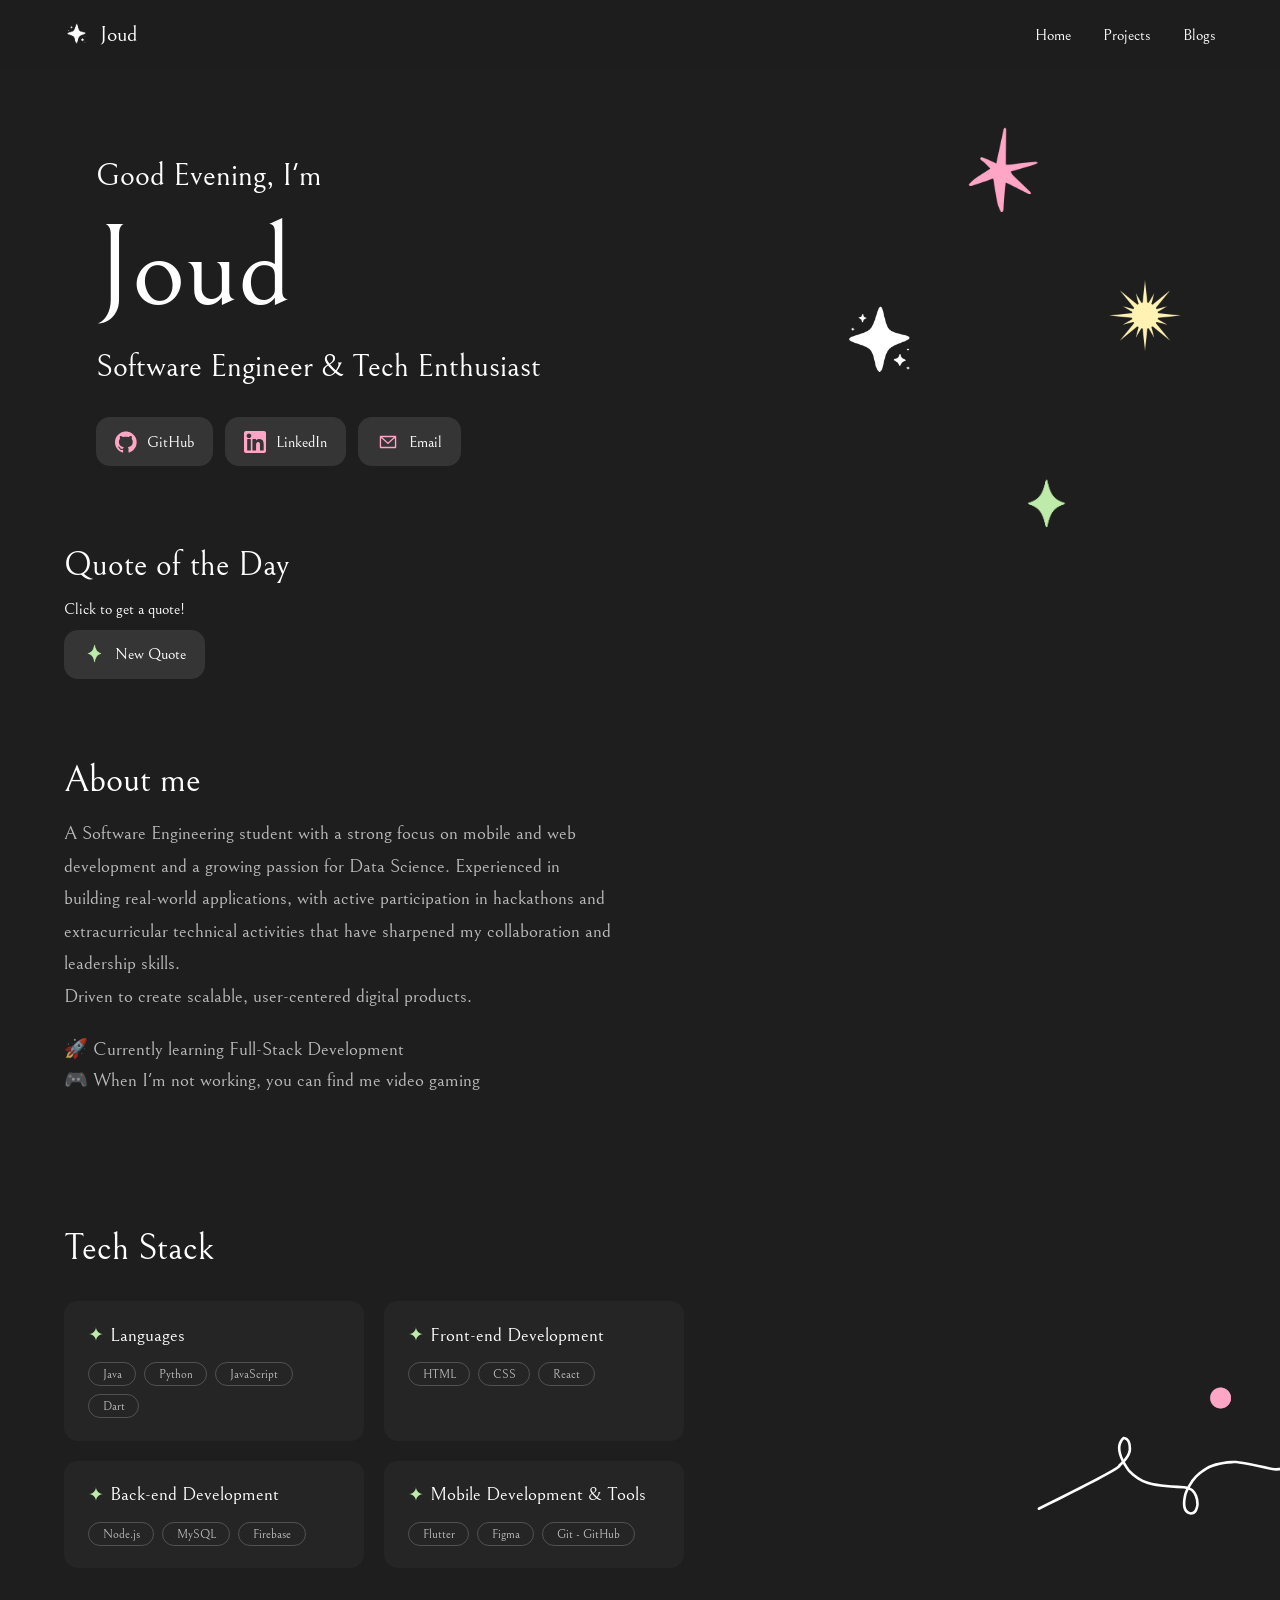
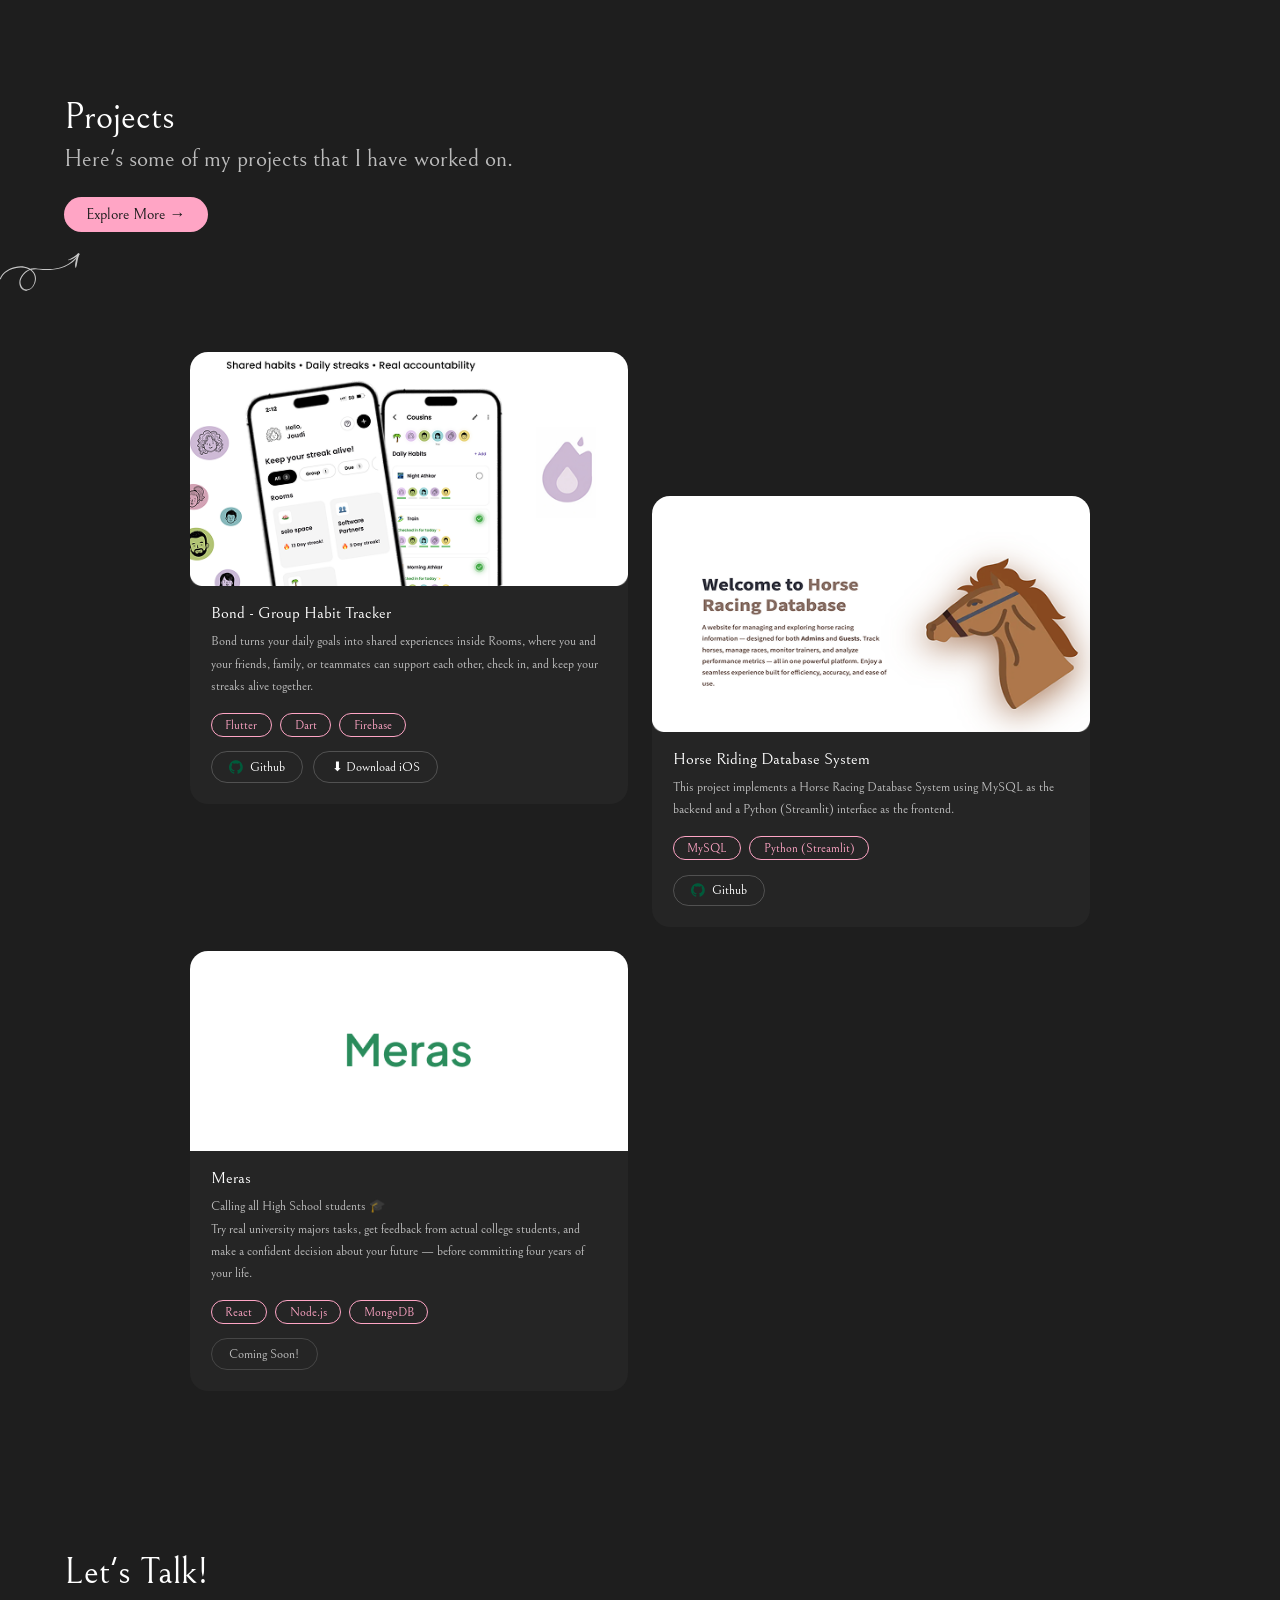
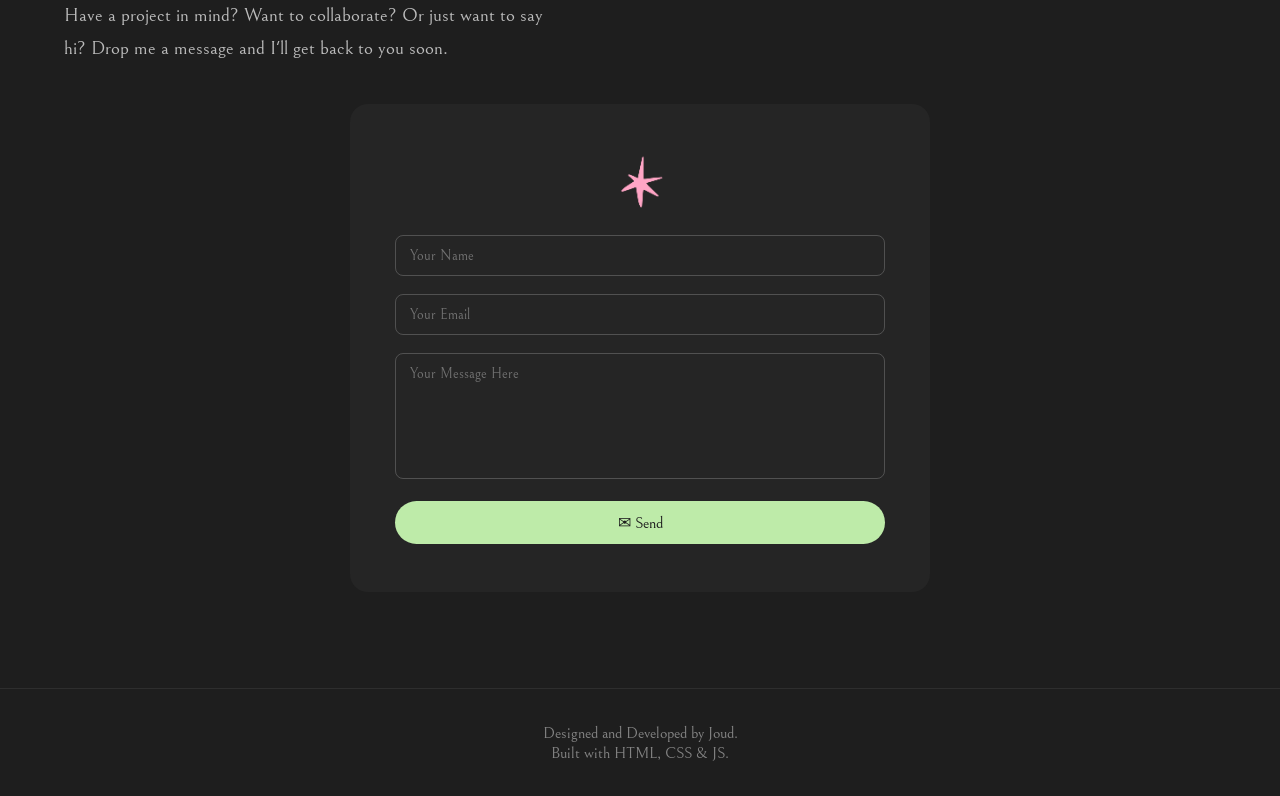
<file: index.html>
<!doctype html>
<html lang="en">
<head>
  <meta charset="UTF-8" />
  <link rel="icon" type="image/svg+xml" href="favicon.svg" />
  <meta name="viewport" content="width=device-width, initial-scale=1.0" />
  <title>Joud — Portfolio</title>
  <link rel="preconnect" href="https://fonts.googleapis.com" />
  <link rel="preconnect" href="https://fonts.gstatic.com" crossorigin />
  <link href="https://fonts.googleapis.com/css2?family=Bellefair&display=swap" rel="stylesheet" />
  <link rel="stylesheet" href="css/index.css" />
</head>
<body>

<div class="app">

  <!-- ── Navbar ── -->
  <nav class="navbar" id="navbar">
    <div class="nav-logo">
      <img src="assets/sparkles/whiteSparkle.png" alt="" class="nav-star" />
      <span>Joud</span>
    </div>
    <div class="nav-links">
      <a href="#home">Home</a>
      <a href="projects.html">Projects</a>
      <a href="#blogs-placeholder">Blogs</a>
    </div>
  </nav>

  <!-- ── Hero ── -->
  <section class="hero" id="home">
    <div class="hero-content">
      <p class="hero-greeting" id = "hero-greeting-dyncamic"></p>
      <h1 class="hero-name">Joud</h1>
      <p class="hero-subtitle">Software Engineer & Tech Enthusiast</p>

      <div class="hero-buttons">
        <a href="https://github.com/Joudii18" class="hero-btn" target="_blank" rel="noreferrer">
          <span class="btn-icon github-icon">
            <img src="assets/icons/github-svgrepo-com.svg" alt="" />
          </span>
          GitHub
        </a>
        <a href="https://www.linkedin.com/in/joud-aljabri-403832248/" class="hero-btn" target="_blank" rel="noreferrer">
          <span class="btn-icon linkedin-icon">
            <img src="assets/icons/linkedin-svgrepo-com.svg" alt="" />
          </span>
          LinkedIn
        </a>
        <a href="mailto:joud.jab@gmail.com" class="hero-btn">
          <span class="btn-icon email-icon">
            <img src="assets/icons/email-svgrepo-com.svg" alt="" />
          </span>
          Email
        </a>
      </div>
    </div>

    <!-- Decorative sparkles -->
    <img src="assets/sparkles/pinkStar.png"     alt="" class="sparkle sp-pink-star" />
    <img src="assets/sparkles/whiteSparkle.png" alt="" class="sparkle sp-white" />
    <img src="assets/sparkles/yellowSun.png"    alt="" class="sparkle sp-yellow" />
    <img src="assets/sparkles/greenSparkle.png" alt="" class="sparkle sp-green" />
  </section>

  <!-- ── Quote of the day API here ── -->
  <section class="quote" id="qoute">
  <h2>Quote of the Day</h2>
  <blockquote id="block-quote">Click to get a quote!</blockquote>
  <p id="author"></p>
  <button class= "hero-btn-quote" onclick="getQuote()">  
    <span class="btn-icon green-sparkle"> <img src="assets/sparkles/greenSparkle.png" alt="" /> 
    </span>
    New Quote</button>
</section>

  <!-- ── About Me ── -->
  <section class="about" id="about">
    <h2>About me</h2>
    <p class="about-text">
      A Software Engineering student with a strong focus on mobile and web development and a growing passion for Data Science.
      Experienced in building real-world applications, with active participation in hackathons and
      extracurricular technical activities that have sharpened my collaboration and leadership skills.<br />
      Driven to create scalable, user-centered digital products.
    </p>
    <ul class="about-list">
      <li>🚀 Currently learning Full-Stack Development</li>
      <li>🎮 When I'm not working, you can find me video gaming</li>
    </ul>
  </section>

  <!-- ── Tech Stack ── -->
  <section class="tech-stack" id="tech">
    <h2>Tech Stack</h2>

    <div class="tech-grid">
      <div class="tech-card">
        <h3><span class="green-star">✦</span> Languages</h3>
        <div class="tags">
          <span class="tag">Java</span>
          <span class="tag">Python</span>
          <span class="tag">JavaScript</span>
          <span class="tag">Dart</span>
        </div>
      </div>

      <div class="tech-card">
        <h3><span class="green-star">✦</span> Front-end Development</h3>
        <div class="tags">
          <span class="tag">HTML</span>
          <span class="tag">CSS</span>
          <span class="tag">React</span>
        </div>
      </div>

      <div class="tech-card">
        <h3><span class="green-star">✦</span> Back-end Development</h3>
        <div class="tags">
          <span class="tag">Node.js</span>
          <span class="tag">MySQL</span>
          <span class="tag">Firebase</span>
        </div>
      </div>

      <div class="tech-card">
        <h3><span class="green-star">✦</span> Mobile Development & Tools</h3>
        <div class="tags">
          <span class="tag">Flutter</span>
          <span class="tag">Figma</span>
          <span class="tag">Git - GitHub</span>
        </div>
      </div>
    </div>

    <!-- Decorative -->
    <img src="assets/sparkles/pinkCircle.png" alt="" class="tech-dot" />
    <img src="assets/arrows/wiggleLine.svg"   alt="" class="tech-wiggle" />
  </section>

  <!-- ── Projects ── -->
  <section class="projects" id="projects">
    <h2>Projects</h2>
    <p class="projects-subtitle">Here's some of my projects that I have worked on.</p>

    <div class="explore-wrapper">
      <a href="projects.html" class="explore-btn">Explore More →</a>
      <img src="assets/arrows/arrow.svg" alt="" class="explore-arrow" />
    </div>

    <div class="projects-grid">

      <!-- Bond -->
      <div class="project-card bond">
        <div class="project-image">
          <img src="assets/images/BondView.png" alt="Bond – Group Habit Tracker screenshot" />
        </div>
        <div class="project-body">
          <h3>Bond - Group Habit Tracker</h3>
          <p>
            Bond turns your daily goals into shared experiences inside Rooms, where you and
            your friends, family, or teammates can support each other, check in, and keep
            your streaks alive together.
          </p>
          <div class="tags">
            <span class="tag pink-tag">Flutter</span>
            <span class="tag pink-tag">Dart</span>
            <span class="tag pink-tag">Firebase</span>
          </div>
          <div class="project-links">
            <a href="https://github.com/Joudii18/Bond-app.git" class="link-btn" target="_blank" rel="noreferrer">
              <img src="assets/icons/github-svgrepo-com.svg" alt="" /> Github
            </a>
            <a href="https://apps.apple.com/sa/app/bond-group-habit-tracker/id6757323090" class="link-btn" target="_blank" rel="noreferrer">
              ⬇ Download iOS
            </a>
          </div>
        </div>
      </div>

      <!-- Horse Racing DB -->
      <div class="project-card horse">
        <div class="project-image">
          <img src="assets/images/HorseDataBaseSystemView.png" alt="Horse Racing Database System screenshot" />
        </div>
        <div class="project-body">
          <h3>Horse Riding Database System</h3>
          <p>
            This project implements a Horse Racing Database System using MySQL as the
            backend and a Python (Streamlit) interface as the frontend.
          </p>
          <div class="tags">
            <span class="tag pink-tag">MySQL</span>
            <span class="tag pink-tag">Python (Streamlit)</span>
          </div>
          <div class="project-links">
            <a href="https://github.com/Joudii18/Horse-Racing-Database-System-.git" class="link-btn" target="_blank" rel="noreferrer">
              <img src="assets/icons/github-svgrepo-com.svg" alt="" /> Github
            </a>
          </div>
        </div>
      </div>

      <!-- Meras -->
      <div class="project-card meras">
        <div class="project-image meras-img">
          <img src="assets/images/MerasView.png" alt="Meras screenshot" />
        </div>
        <div class="project-body">
          <h3>Meras</h3>
          <p>
            Calling all High School students 🎓<br />
            Try real university majors tasks, get feedback from actual college students, and make
            a confident decision about your future — before committing four years of your life.
          </p>
          <div class="tags">
            <span class="tag pink-tag">React</span>
            <span class="tag pink-tag">Node.js</span>
            <span class="tag pink-tag">MongoDB</span>
          </div>
          <div class="project-links">
            <a href="#meras-placeholder" class="link-btn coming-soon">
              Coming Soon!
            </a>
          </div>
        </div>
      </div>

    </div>
  </section>

  <!-- ── Contact ── -->
  <section class="contact" id="contact">
    <h2>Let's Talk!</h2>
    <p class="contact-subtitle">
      Have a project in mind? Want to collaborate? Or just want to say hi?
      Drop me a message and I'll get back to you soon.
    </p>

    <form class="contact-form">
      <img src="assets/sparkles/pinkStar.png" alt="" class="form-star" />
      <input type="text"  placeholder="Your Name"  class="form-input" autocomplete="name" />
      <input type="email" placeholder="Your Email" class="form-input" autocomplete="email" />
      <textarea placeholder="Your Message Here" class="form-textarea" rows="6"></textarea>
      <button type="submit" class="send-btn">✉ Send</button>
    </form>
  </section>

  <!-- ── Footer ── -->
  <footer class="footer">
    <p>Designed and Developed by Joud.</p>
    <p>Built with HTML, CSS &amp; JS.</p>
  </footer>

</div>

<script src="js/script.js"></script>
</body>
</html>
</file>
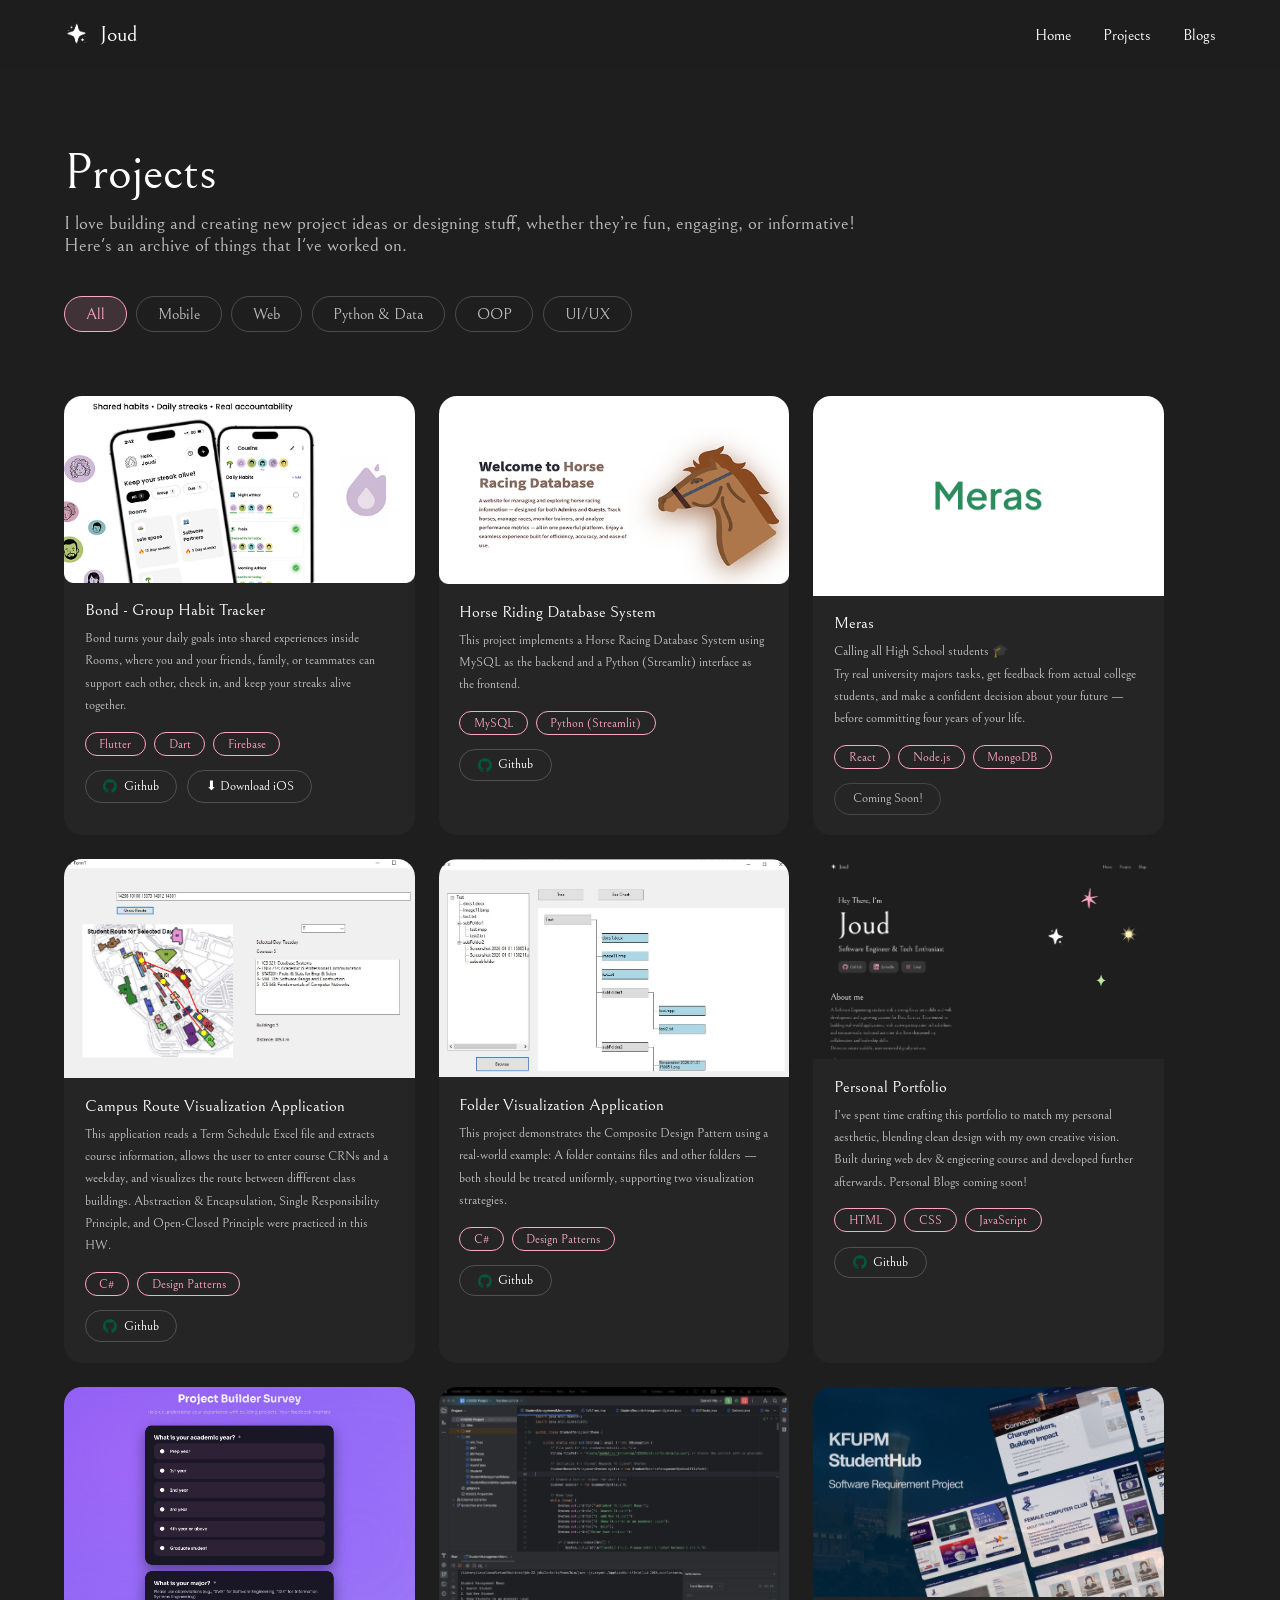
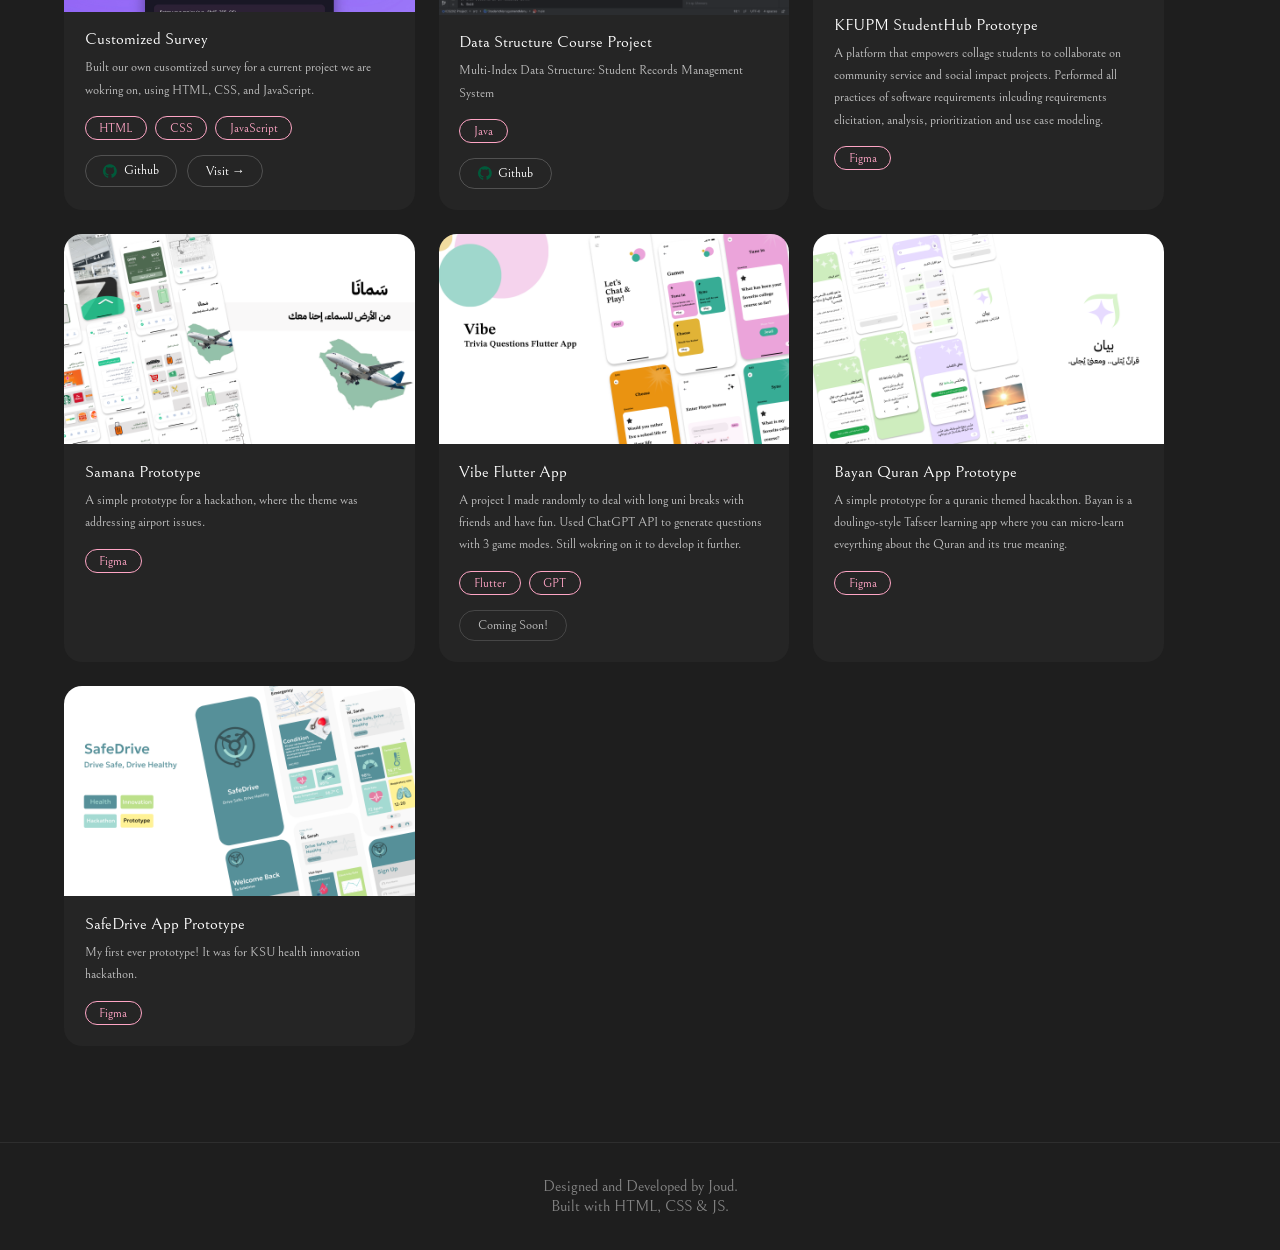
<file: projects.html>
<!DOCTYPE html>
<html lang="en">
<head>
  <meta charset="UTF-8" />
  <meta name="viewport" content="width=device-width, initial-scale=1.0" />
  <title>Projects — Joud</title>
  <link rel="preconnect" href="https://fonts.googleapis.com" />
  <link rel="preconnect" href="https://fonts.gstatic.com" crossorigin />
  <link href="https://fonts.googleapis.com/css2?family=Bellefair&display=swap" rel="stylesheet" />
  <link rel="stylesheet" href="css/projects.css" />
</head>
<body>

  <!-- ── Navbar ── -->
  <nav class="navbar" id="navbar">
    <a href="index.html" class="nav-logo">
      <img src="assets/sparkles/whiteSparkle.png" alt="" class="nav-star" />
      <span>Joud</span>
    </a>
    <div class="nav-links">
      <a href="index.html">Home</a>
      <a href="#projects">Projects</a>
      <a href="index.html#blogs-placeholder">Blogs</a>
    </div>
  </nav>

  <!-- ── Page Header ── -->
  <section class="page-header" id="projects">
    <h1>Projects</h1>
    <p class="page-subtitle">I love building and creating new project ideas or designing stuff, whether they’re fun, engaging, or informative!
<br/>Here's an archive of things that I've worked on.</p>
  </section>

  

  <!-- ── Filter Bar ── -->
  <div class="filter-bar">
    <button class="filter-btn active" data-filter="all">All</button>
    <button class="filter-btn" data-filter="mobile">Mobile</button>
    <button class="filter-btn" data-filter="web">Web</button>
    <button class="filter-btn" data-filter="python">Python & Data</button>
    <button class="filter-btn" data-filter="oop">OOP</button>
    <button class="filter-btn" data-filter="uiux">UI/UX</button>
  </div>

  <!-- ── Projects Grid ── -->
  <section class="all-projects">
    <div class="projects-grid">

      <!-- Bond -->
      <div class="project-card" data-category="mobile">
        <div class="project-image">
          <img src="assets/images/BondView.png" alt="Bond – Group Habit Tracker screenshot" />
        </div>
        <div class="project-body">
          <h3>Bond - Group Habit Tracker</h3>
          <p>
            Bond turns your daily goals into shared experiences inside Rooms, where you and
            your friends, family, or teammates can support each other, check in, and keep
            your streaks alive together.
          </p>
          <div class="tags">
            <span class="tag pink-tag">Flutter</span>
            <span class="tag pink-tag">Dart</span>
            <span class="tag pink-tag">Firebase</span>
          </div>
          <div class="project-links">
            <a href="https://github.com/Joudii18/Bond-app.git" class="link-btn" target="_blank" rel="noreferrer">
              <img src="assets/icons/github-svgrepo-com.svg" alt="" /> Github
            </a>
            <a href= "https://apps.apple.com/sa/app/bond-group-habit-tracker/id6757323090" class="link-btn" target="_blank" rel="noreferrer">
              ⬇ Download iOS
            </a>
          </div>
        </div>
      </div>

      <!-- Horse Racing DB -->
      <div class="project-card" data-category="python">
        <div class="project-image">
          <img src="assets/images/HorseDataBaseSystemView.png" alt="Horse Racing Database System screenshot" />
        </div>
        <div class="project-body">
          <h3>Horse Riding Database System</h3>
          <p>
            This project implements a Horse Racing Database System using MySQL as the
            backend and a Python (Streamlit) interface as the frontend.
          </p>
          <div class="tags">
            <span class="tag pink-tag">MySQL</span>
            <span class="tag pink-tag">Python (Streamlit)</span>
          </div>
          <div class="project-links">
            <a href="https://github.com/Joudii18/Horse-Racing-Database-System-.git" class="link-btn" target="_blank" rel="noreferrer">
              <img src="assets/icons/github-svgrepo-com.svg" alt="" /> Github
            </a>
          </div>
        </div>
      </div>

      <!-- Meras -->
      <div class="project-card" data-category="web">
        <div class="project-image meras-img">
          <img src="assets/images/MerasView.png" alt="Meras screenshot" />
        </div>
        <div class="project-body">
          <h3>Meras</h3>
          <p>
            Calling all High School students 🎓<br />
            Try real university majors tasks, get feedback from actual college students, and make
            a confident decision about your future — before committing four years of your life.
          </p>
          <div class="tags">
            <span class="tag pink-tag">React</span>
            <span class="tag pink-tag">Node.js</span>
            <span class="tag pink-tag">MongoDB</span>
          </div>
          <div class="project-links">
            <a href="#meras-placeholder" class="link-btn coming-soon">
              Coming Soon!
            </a>
          </div>
        </div>
      </div>

      <!-- SWE316 HW1 -->
      <div class="project-card" data-category="oop">
        <div class="project-image">
          <img src="assets/images/RouteMaping.jpeg" alt="Route Mapping System screenshot" />
        </div>
        <div class="project-body">
          <h3>Campus Route Visualization Application</h3>
          <p>
            This application reads a Term Schedule Excel file and extracts course information, allows the user to enter course CRNs and a weekday,
            and visualizes the route between diffferent class buildings. Abstraction & Encapsulation, Single Responsibility Principle, and Open-Closed Principle were practiced in this HW.
          </p>
          <div class="tags">
            <span class="tag pink-tag">C#</span>
            <span class="tag pink-tag">Design Patterns</span>
          </div>
          <div class="project-links">
            <a href="https://github.com/Joudii18/Campus-Route-Visualization-Application-.git" class="link-btn" target="_blank" rel="noreferrer">
              <img src="assets/icons/github-svgrepo-com.svg" alt="" /> Github
            </a>
          </div>
        </div>
      </div>

       <!-- SWE316 HW2 -->
      <div class="project-card" data-category="oop">
        <div class="project-image">
          <img src="assets/images/SWE316.jpeg" alt="SWE316 HW2 screenshot" />
        </div>
        <div class="project-body">
          <h3>Folder Visualization Application</h3>
          <p>
            This project demonstrates the Composite Design Pattern using a real-world example:
            A folder contains files and other folders — both should be treated uniformly, supporting two visualization strategies.
          </p>
          <div class="tags">
            <span class="tag pink-tag">C#</span>
            <span class="tag pink-tag">Design Patterns</span>
          </div>
          <div class="project-links">
            <a href="https://github.com/Joudii18/Folder-Visualizer-Application.git" class="link-btn" target="_blank" rel="noreferrer">
              <img src="assets/icons/github-svgrepo-com.svg" alt="" /> Github
            </a>
          </div>
        </div>
      </div>

      <!-- Portfolio-->
      <div class="project-card" data-category="web">
        <div class="project-image">
          <img src="assets/images/Portfolio.jpeg" alt="Portfolio screenshot" />
        </div>
        <div class="project-body">
          <h3>Personal Portfolio</h3>
          <p>
            I’ve spent time crafting this portfolio to match my personal aesthetic, blending clean design with my own creative vision.
            Built during web dev & engieering course and developed further afterwards. Personal Blogs coming soon!
          </p>
          <div class="tags">
            <span class="tag pink-tag">HTML</span>
            <span class="tag pink-tag">CSS</span>
            <span class="tag pink-tag">JavaScript</span>
          </div>
          <div class="project-links">
            <a href="https://github.com/JoudAlJabri/202277140-JoudAljabri-assignment1.git" class="link-btn" target="_blank" rel="noreferrer">
              <img src="assets/icons/github-svgrepo-com.svg" alt="" /> Github
            </a>
          </div>
        </div>
      </div>

      <!-- Customized Survey -->
      <div class="project-card" data-category="web">
        <div class="project-image">
          <img src="assets/images/survey.jpeg" alt="Customized Survey screenshot" />
        </div>
        <div class="project-body">
          <h3>Customized Survey </h3>
          <p>
            Built our own cusomtized survey for a current project we are wokring on, using HTML, CSS, and JavaScript.
          </p>
          <div class="tags">
            <span class="tag pink-tag">HTML</span>
            <span class="tag pink-tag">CSS</span>
            <span class="tag pink-tag">JavaScript</span>
          </div>
          <div class="project-links">
            <a href="https://github.com/Joudii18/Customized-Survey.git" class="link-btn" target="_blank" rel="noreferrer">
              <img src="assets/icons/github-svgrepo-com.svg" alt="" /> Github
            </a>
            <a href= "https://joudii18.github.io/Customized-Survey/" class="link-btn" target="_blank" rel="noreferrer">
              Visit →
            </a>
          </div>
        </div>
      </div>


      <!--Data Strcuture Project-->
      <div class="project-card" data-category="oop">
        <div class="project-image">
          <img src="assets/images/DataStructures.png" alt="Data Strucutre screenshot" />
        </div>
        <div class="project-body">
          <h3>Data Structure Course Project</h3>
          <p>
            Multi-Index Data Structure: Student Records Management System
          </p>
          <div class="tags">
            <span class="tag pink-tag">Java</span>
          
          </div>
          <div class="project-links">
            <a href="https://github.com/Joudii18/Data-Structures-Projects.git" class="link-btn" target="_blank" rel="noreferrer">
              <img src="assets/icons/github-svgrepo-com.svg" alt="" /> Github
            </a>
          </div>
        </div>
      </div>

       <!--KFUPM StudentHub-->
      <div class="project-card" data-category="uiux">
        <div class="project-image">
          <img src="assets/images/MyFrame.png" alt="KFUPM StudentHub screenshot" />
        </div>
        <div class="project-body">
          <h3>KFUPM StudentHub Prototype</h3>
          <p>
            A platform that empowers collage students to collaborate on community service and social impact projects. Performed all practices of software requirements inlcuding requirements elicitation, analysis, prioritization and use case modeling.
          </p>
          <div class="tags">
            <span class="tag pink-tag">Figma</span>
          
          </div>
          
        </div>
      </div>

      <!--Samana-->
      <div class="project-card" data-category="uiux">
        <div class="project-image">
          <img src="assets/images/MyFrame2.png" alt="Samana screenshot" />
        </div>
        <div class="project-body">
          <h3>Samana Prototype</h3>
          <p> A simple prototype for a hackathon, where the theme was addressing airport issues.
           
          </p>
          <div class="tags">
            <span class="tag pink-tag">Figma</span>
          
          </div>
          
        </div>
      </div>

      <!--Vibe-->
      <div class="project-card" data-category="mobile">
        <div class="project-image">
          <img src="assets/images/MyFrame4.png" alt="Vibe screenshot" />
        </div>
        <div class="project-body">
          <h3>Vibe Flutter App</h3>
          <p>
            A project I made randomly to deal with long uni breaks with friends and have fun. Used ChatGPT API to generate questions with 3 game modes. Still wokring on it to develop it further.
          </p>
          <div class="tags">
            <span class="tag pink-tag">Flutter</span>
            <span class="tag pink-tag">GPT</span>
          
          </div>
          <div class="project-links">
            <a href="#Vibe-placeholder" class="link-btn coming-soon">
              Coming Soon!
            </a>
          </div>
        </div>
      </div>

      <!--Bayan-->
      <div class="project-card" data-category="uiux">
        <div class="project-image">
          <img src="assets/images/MyFrame5.png" alt="Bayan screenshot" />
        </div>
        <div class="project-body">
          <h3>Bayan Quran App Prototype</h3>
          <p>
            A simple prototype for a quranic themed hacakthon. Bayan is a doulingo-style Tafseer learning app where you can micro-learn eveyrthing about the Quran and its true meaning.
          </p>
          <div class="tags">
            <span class="tag pink-tag">Figma</span>
          
          </div>
        
        </div>
      </div>

      <!--SafeDrive-->
      <div class="project-card" data-category="uiux">
        <div class="project-image">
          <img src="assets/images/MyFrame3.png" alt="SafeDrive screenshot" />
        </div>
        <div class="project-body">
          <h3>SafeDrive App Prototype</h3>
          <p>
            My first ever prototype! It was for KSU health innovation hackathon.
          </p>
          <div class="tags">
            <span class="tag pink-tag">Figma</span>
          
          </div>
          
        </div>
      </div>



    </div>
  </section>

  <!--  Footer -->
  <footer class="footer">
    <p>Designed and Developed by Joud.</p>
    <p>Built with HTML, CSS &amp; JS.</p>
  </footer>

  <script>
    // Navbar scroll shadow
    window.addEventListener('scroll', () => {
      document.getElementById('navbar').classList.toggle('scrolled', window.scrollY > 20);
    });

    // Project filtering
    document.querySelectorAll('.filter-btn').forEach(btn => {
      btn.addEventListener('click', () => {
        document.querySelectorAll('.filter-btn').forEach(b => b.classList.remove('active'));
        btn.classList.add('active');

        const filter = btn.dataset.filter;
        document.querySelectorAll('.project-card').forEach(card => {
          const match = filter === 'all' || card.dataset.category === filter;
          card.style.display = match ? '' : 'none';
        });
      });
    });
  </script>

</body>
</html>
</file>
<file: css/index.css>
@import url('https://fonts.googleapis.com/css2?family=Bellefair&display=swap');

*,
*::before,
*::after {
  margin: 0;
  padding: 0;
  box-sizing: border-box;
}

:root {
  --bg: #1e1e1e;
  --pink: #FFA5C5;
  --green: #BEEBA9;
  --card-bg: #252525;
  --text: #ffffff;
  --text-muted: rgba(255, 255, 255, 0.7);
  --border: rgba(255, 255, 255, 0.2);
  --font: 'Bellefair', serif;
}

html {
  scroll-behavior: smooth;
  -webkit-font-smoothing: antialiased;
  -moz-osx-font-smoothing: grayscale;
}

body {
  background-color: var(--bg);
  color: var(--text);
  font-family: var(--font);
  min-height: 100vh;
  overflow-x: hidden;
}

.app {
  width: 100%;
  max-width: 100%;
  text-align: left;
}

.tags {
  display: flex;
  flex-wrap: wrap;
  gap: 0.5rem;
}

.tag {
  padding: 0.25rem 0.85rem;
  border-radius: 2rem;
  font-family: var(--font);
  font-size: 0.78rem;
  border: 1px solid var(--border);
  color: var(--text-muted);
  background: transparent;
  white-space: nowrap;
}

.pink-tag {
  border-color: var(--pink);
  color: var(--pink);
}

/*  Navbar */
.navbar {
  position: fixed;
  top: 0;
  left: 0;
  right: 0;
  z-index: 100;
  display: flex;
  justify-content: space-between;
  align-items: center;
  padding: 1.4rem 5%;
  background: rgba(30, 30, 30, 0.85);
  backdrop-filter: blur(8px);
}

.navbar.scrolled {
  box-shadow: 0 2px 24px rgba(0, 0, 0, 0.4);
}

.nav-logo {
  display: flex;
  align-items: center;
  gap: 0.7rem;
  font-family: var(--font);
  font-size: 1.4rem;
  color: var(--text);
  text-decoration: none;
}

.nav-star {
  width: 25px;
  height: 25px;
}

.nav-links {
  display: flex;
  gap: 2rem;
}

.nav-links a {
  color: var(--text);
  text-decoration: none;
  font-family: var(--font);
  font-size: 1rem;
  transition: color 0.2s;
}

.nav-links a:hover {
  color: var(--pink);
}

/*  Hero  */
.hero {
  position: relative;
  min-height: auto;
  display: flex;
  align-items: center;
  padding: 9.8rem 5% 5rem;
  overflow: hidden;
}

.hero-content {
  max-width: 620px;
  margin-left: 2.0rem; 
}

.hero-greeting {
  font-family: var(--font);
  font-size: 2rem;
  color: var(--text);
  margin-bottom: 1.4rem;
  
}

.hero-name {
  font-family: var(--font);
  font-size: clamp(5rem, 9vw, 8rem);
  color: var(--text);
  line-height: 0.95;
  margin-bottom: 1.4rem;
  font-weight: 400;
}

.hero-subtitle {
  font-family: var(--font);
  font-size: 2rem;
  color: var(--text);
  margin-bottom: 2rem;
}

.hero-buttons {
  display: flex;
  gap: 0.75rem;
  flex-wrap: wrap;
}

.hero-btn {
  display: inline-flex;
  align-items: center;
  gap: 0.6rem;
  padding: 0.85rem 1.2rem;
  border: none;
  border-radius: 14px;
  color: var(--text);
  text-decoration: none;
  font-family: var(--font);
  font-size: 1.0rem;
  background: rgba(255, 255, 255, 0.1);
  transition: background 0.2s;
}

.hero-btn-quote {
  display: inline-flex;
  align-items: center;
  gap: 0.6rem;
  padding: 0.85rem 1.2rem;
  border: none;
  border-radius: 14px;
  color: var(--text);
  text-decoration: none;
  font-family: var(--font);
  font-size: 1.0rem;
  background: rgba(255, 255, 255, 0.1);
  transition: background 0.2s;
} 


.hero-btn:hover {
  background: rgba(255, 255, 255, 0.16);
}

/* Icon wrapper — transparent, just sizes the icon */
.btn-icon {
  display: flex;
  align-items: center;
  justify-content: center;
  flex-shrink: 0;
}

.btn-icon img {
  width: 22px;
  height: 22px;
}

.btn-icon.email-icon span {
  font-size: 1.2rem;
  color: var(--pink);
}

/* Sparkle decorations */
.sparkle {
  position: absolute;
  pointer-events: none;
  user-select: none;
  animation: float 6s ease-in-out infinite;
}

.sp-pink-star {
  top: 7.5rem;
  right: 18%;
  width: 100px;
  animation-delay: 0s;
}

.sp-white {
  top: 55%;
  right: 28%;
  width: 85px;
  animation-delay: 2s;
}

.sp-yellow {
  top: 49%;
  right: 7%;
  width: 90px;
}

.sp-green {
  top: 87%;
  bottom: 26%;
  right: 16%;
  width: 60px;
}

@keyframes float {
    0%, 100% {
        transform: translateY(0px) rotate(0deg);
    }
    50% {
        transform: translateY(-20px) rotate(5deg);
    }
}

.quote {
  padding: 0.01rem 5% 5rem;
  max-width: 680px;
}

.quote h2 {
  font-family: var(--font);
  font-size: 2.1rem;
  color: var(--text);
  margin-bottom: 1rem;
  font-weight: 400;
}

#block-quote {
  padding-bottom: 0.7rem;
}



/*  About Me */
.about {
  padding: 0.01rem 5% 5rem;
  max-width: 680px;
}

.about h2 {
  font-family: var(--font);
  font-size: 2.3rem;
  color: var(--text);
  margin-bottom: 1rem;
  font-weight: 400;
}

.about-text {
  font-family: var(--font);
  font-size: 1.2rem;
  color: var(--text-muted);
  line-height: 1.7;
  margin-bottom: 1.5rem;
}

.about-list {
  list-style: none;
  font-family: var(--font);
  font-size: 1.2rem;
  color: var(--text-muted);
}

.about-list li {
  margin-bottom: 0.5rem;
}

/* ── Tech Stack */
.tech-stack {
  position: relative;
  padding: 3rem 5% 6rem;
}

.tech-stack h2 {
  font-family: var(--font);
  font-size: 2.3rem;
  color: var(--text);
  margin-bottom: 2rem;
  font-weight: 400;
}

.tech-grid {
  display: grid;
  grid-template-columns: repeat(2, minmax(0, 300px));
  gap: 1.25rem;
}

.tech-card {
  background: var(--card-bg);
  border-radius: 14px;
  padding: 1.4rem 1.5rem;
}

.tech-card h3 {
  font-family: var(--font);
  font-size: 1.2rem;
  color: var(--text);
  font-weight: 400;
  margin-bottom: 1rem;
  display: flex;
  align-items: center;
  gap: 0.4rem;
}

.green-star {
  color: var(--green);
}

/* Tech stack decorations */
.tech-dot {
  position: absolute;
  right: 2%;
  top: 38%;
  width: 70px;
  pointer-events: none;
}

.tech-wiggle {
  position: absolute;
  right: -11%;
  top: 10%;
  width: 500px;
  pointer-events: none;
  transform: rotate(120deg);
}

/*  Projects */
.projects {
  padding: 2rem 5% 6rem;
}

.projects h2 {
  font-family: var(--font);
  font-size: 2.3rem;
  color: var(--text);
  font-weight: 400;
  margin-bottom: 0.4rem;
}

.projects-subtitle {
  font-family: var(--font);
  font-size: 1.5rem;
  color: var(--text-muted);
  margin-bottom: 1.5rem;
}

.explore-wrapper {
  display: inline-flex;
  flex-direction: column;
  align-items: flex-start;
  margin-bottom: 2.5rem;
}

.explore-arrow {
  width: 80px;
  margin-top: 0.rem;
  margin-left: -4rem;
  opacity: 0.75;
}

.explore-btn {
  display: inline-block;
  padding: 0.55rem 1.4rem;
  background: var(--pink);
  color: #1e1e1e;
  border-radius: 2rem;
  text-decoration: none;
  font-family: var(--font);
  font-size: 1rem;
  transition: opacity 0.2s;
}

.explore-btn:hover {
  opacity: 0.85;
}

/* Projects grid — 2-column, staggered */
.projects-grid {
  display: grid;
  grid-template-columns: 1fr 1fr;
  grid-template-rows: auto auto;
  gap: 1.5rem;
  align-items: start;
  max-width: 900px;
  margin: 0 auto;
}

.project-card {
  background: var(--card-bg);
  border-radius: 18px;
  overflow: hidden;
}


.project-image {
  width: 100%;
  overflow: hidden;
}

.project-image img {
  width: 100%;
  height: auto;
  display: block;
}

.meras-img img {
  object-fit: cover;
  height: 200px;
}

.project-body {
  padding: 1.1rem 1.3rem 1.3rem;
}

.project-card h3 {
  font-family: var(--font);
  font-size: 1.05rem;
  color: var(--text);
  font-weight: 400;
  margin-bottom: 0.5rem;
}

.project-card p {
  font-family: var(--font);
  font-size: 0.82rem;
  color: var(--text-muted);
  line-height: 1.7;
  margin-bottom: 0.9rem;
}

.project-links {
  display: flex;
  gap: 0.6rem;
  flex-wrap: wrap;
  margin-top: 0.9rem;
}

.link-btn {
  display: inline-flex;
  align-items: center;
  gap: 0.4rem;
  padding: 0.45rem 1.1rem;
  border: 1px solid var(--border);
  border-radius: 2rem;
  color: var(--text);
  text-decoration: none;
  font-family: var(--font);
  font-size: 0.82rem;
  background: transparent;
  transition: background 0.2s;
}

.link-btn:hover {
  background: rgba(255, 255, 255, 0.08);
}

.link-btn img {
  width: 14px;
  height: 14px;
  filter: invert(1);
}

.coming-soon {
  cursor: default;
  border-color: rgba(255, 255, 255, 0.15);
  color: var(--text-muted);
  pointer-events: none;
}

/* Grid placement */
.bond  { grid-column: 1; grid-row: 1; }
.horse { grid-column: 2; grid-row: 1; margin-top: 9rem;}
.meras { grid-column: 1; grid-row: 2; }

/*  Contact  */
.contact {
  padding: 4rem 5% 6rem;
}

.contact h2 {
  font-family: var(--font);
  font-size: 2.3rem;
  color: var(--text);
  font-weight: 400;
  margin-bottom: 0.4rem;
}

.contact-subtitle {
  font-family: var(--font);
  font-size: 1.2rem;
  color: var(--text-muted);
  margin-bottom: 2.5rem;
  max-width: 480px;
  line-height: 1.7;
}

.contact-form {
  background: var(--card-bg);
  border-radius: 18px;
  padding: 3rem 2.8rem;
  max-width: 580px;
  display: flex;
  flex-direction: column;
  align-items: center;
  gap: 1.1rem;
  margin: 0 auto;
}

.form-star {
  width: 60px;
  margin-bottom: 0.3rem;
}

.form-input,
.form-textarea {
  width: 100%;
  background: transparent;
  border: 1px solid var(--border);
  border-radius: 8px;
  padding: 0.7rem 0.9rem;
  color: var(--text-muted);
  font-family: var(--font);
  font-size: 0.9rem;
  outline: none;
  resize: none;
}

.form-input::placeholder,
.form-textarea::placeholder {
  color: rgba(255, 255, 255, 0.35);
}

.form-input:focus,
.form-textarea:focus {
  border-color: var(--pink);
  color: var(--text);
}

.send-btn {
  width: 100%;
  padding: 0.75rem;
  background: var(--green);
  color: #1e1e1e;
  border: none;
  border-radius: 2rem;
  font-family: var(--font);
  font-size: 1rem;
  cursor: pointer;
  transition: opacity 0.2s;
  margin-top: 0.3rem;
}

.send-btn:hover {
  opacity: 0.85;
}

/*  Footer */
.footer {
  text-align: center;
  padding: 2rem;
  font-family: var(--font);
  font-size: 1rem;
  color: rgba(255, 255, 255, 0.45);
  border-top: 1px solid rgba(255, 255, 255, 0.07);
}

.footer p {
  margin: 0.15rem 0;
}

/* Form validation */
.input-error {
  border-color: #ff6b6b !important;
}

.form-error {
  width: 100%;
  font-family: var(--font);
  font-size: 0.82rem;
  color: #ff6b6b;
  margin-top: -0.5rem;
}

/*  Responsive */
@media (max-width: 768px) {
  .navbar { padding: 1.2rem 5%; }

  .hero { padding: 7rem 5% 4rem; }
  .sp-pink-star { right: 3%; width: 55px; }
  .sp-white     { display: none; }
  .sp-yellow    { right: 3%; top: 32%; width: 40px; }
  .sp-green     { display: none; }

  .tech-grid {
    grid-template-columns: 1fr;
  }

  .tech-dot, .tech-wiggle { display: none; }

  .projects-grid {
    grid-template-columns: 1fr;
  }

  .bond  { grid-column: 1; grid-row: 1; }
  .horse { grid-column: 1; grid-row: 2; margin-top: 0; }
  .meras { grid-column: 1; grid-row: 3; }
}
</file>
<file: css/projects.css>
@import url('https://fonts.googleapis.com/css2?family=Bellefair&display=swap');

/* ── Reset & Variables ── */
*, *::before, *::after {
  margin: 0;
  padding: 0;
  box-sizing: border-box;
}

:root {
  --bg:         #1e1e1e;
  --pink:       #FFA5C5;
  --green:      #BEEBA9;
  --card-bg:    #252525;
  --text:       #ffffff;
  --text-muted: rgba(255, 255, 255, 0.7);
  --border:     rgba(255, 255, 255, 0.2);
  --font:       'Bellefair', serif;
}

body {
  background-color: var(--bg);
  color: var(--text);
  font-family: var(--font);
}

/* Navbar */
.navbar {
  position: fixed;
  top: 0;
  left: 0;
  right: 0;
  z-index: 100;
  display: flex;
  justify-content: space-between;
  align-items: center;
  padding: 1.4rem 5%;
  background: rgba(30, 30, 30, 0.85);
  backdrop-filter: blur(8px);
}

.navbar.scrolled {
  box-shadow: 0 2px 24px rgba(0, 0, 0, 0.4);
}

.nav-logo {
  display: flex;
  align-items: center;
  gap: 0.7rem;
  font-family: var(--font);
  font-size: 1.4rem;
  color: var(--text);
  text-decoration: none;
}

.nav-star {
  width: 25px;
  height: 25px;
}

.nav-links {
  display: flex;
  gap: 2rem;
}

.nav-links a {
  color: var(--text);
  text-decoration: none;
  font-family: var(--font);
  font-size: 1rem;
  transition: color 0.2s;
}

.nav-links a:hover {
  color: var(--pink);
}

/* Page Header  */
.page-header {
  padding: 9rem 5% 2.5rem;
}

.page-header h1 {
  font-family: var(--font);
  font-size: clamp(2rem, 4vw, 5rem);
  color: var(--text);
  font-weight: 400;
  margin-bottom: 0.6rem;
}

.page-subtitle {
  font-family: var(--font);
  font-size: 1.2rem;
  color: var(--text-muted);
}

/* ── Filter Bar ── */
.filter-bar {
  display: flex;
  gap: 0.6rem;
  flex-wrap: wrap;
  padding: 0 5% 2rem;
}

.filter-btn {
  padding: 0.5rem 1.3rem;
  border: 1px solid var(--border);
  border-radius: 2rem;
  background: transparent;
  color: var(--text-muted);
  font-family: var(--font);
  font-size: 1rem;
  cursor: pointer;
  transition: background 0.2s, color 0.2s, border-color 0.2s;
}

.filter-btn:hover {
  background: rgba(255, 255, 255, 0.07);
  color: var(--text);
}

.filter-btn.active {
  background: rgba(255, 165, 197, 0.15);
  border-color: var(--pink);
  color: var(--pink);
}


/* ── Projects Grid ── */
.all-projects {
  padding: 2rem 5% 6rem;
}

.projects-grid {
  display: grid;
  grid-template-columns: repeat(3, 1fr);
  gap: 1.5rem;
  max-width: 1100px;
}

/* ── Project Card ── */
.project-card {
  background: var(--card-bg);
  border-radius: 18px;
  overflow: hidden;
}

.project-image {
  width: 100%;
  overflow: hidden;
}

.project-image img {
  width: 100%;
  height: auto;
  display: block;
}

.meras-img img {
  object-fit: cover;
  height: 200px;
}

.project-body {
  padding: 1.1rem 1.3rem 1.3rem;
}

.project-card h3 {
  font-family: var(--font);
  font-size: 1.05rem;
  color: var(--text);
  font-weight: 400;
  margin-bottom: 0.5rem;
}

.project-card p {
  font-family: var(--font);
  font-size: 0.82rem;
  color: var(--text-muted);
  line-height: 1.7;
  margin-bottom: 0.9rem;
}

/* ── Tags ── */
.tags {
  display: flex;
  flex-wrap: wrap;
  gap: 0.5rem;
}

.tag {
  padding: 0.25rem 0.85rem;
  border-radius: 2rem;
  font-family: var(--font);
  font-size: 0.78rem;
  border: 1px solid var(--border);
  color: var(--text-muted);
  background: transparent;
  white-space: nowrap;
}

.pink-tag {
  border-color: var(--pink);
  color: var(--pink);
}

/* ── Project Links ── */
.project-links {
  display: flex;
  gap: 0.6rem;
  flex-wrap: wrap;
  margin-top: 0.9rem;
}

.link-btn {
  display: inline-flex;
  align-items: center;
  gap: 0.4rem;
  padding: 0.45rem 1.1rem;
  border: 1px solid var(--border);
  border-radius: 2rem;
  color: var(--text);
  text-decoration: none;
  font-family: var(--font);
  font-size: 0.82rem;
  background: transparent;
  transition: background 0.2s;
}

.link-btn:hover {
  background: rgba(255, 255, 255, 0.08);
}

.link-btn img {
  width: 14px;
  height: 14px;
  filter: invert(1);
}

.coming-soon {
  cursor: default;
  border-color: rgba(255, 255, 255, 0.15);
  color: var(--text-muted);
  pointer-events: none;
}

/* ── Footer ── */
.footer {
  text-align: center;
  padding: 2rem;
  font-family: var(--font);
  font-size: 1rem;
  color: rgba(255, 255, 255, 0.45);
  border-top: 1px solid rgba(255, 255, 255, 0.07);
}

.footer p {
  margin: 0.15rem 0;
}

/*  Responsive  */
@media (max-width: 900px) {
  .projects-grid {
    grid-template-columns: repeat(2, 1fr);
  }
}

@media (max-width: 600px) {
  .projects-grid {
    grid-template-columns: 1fr;
  }
}
</file>
